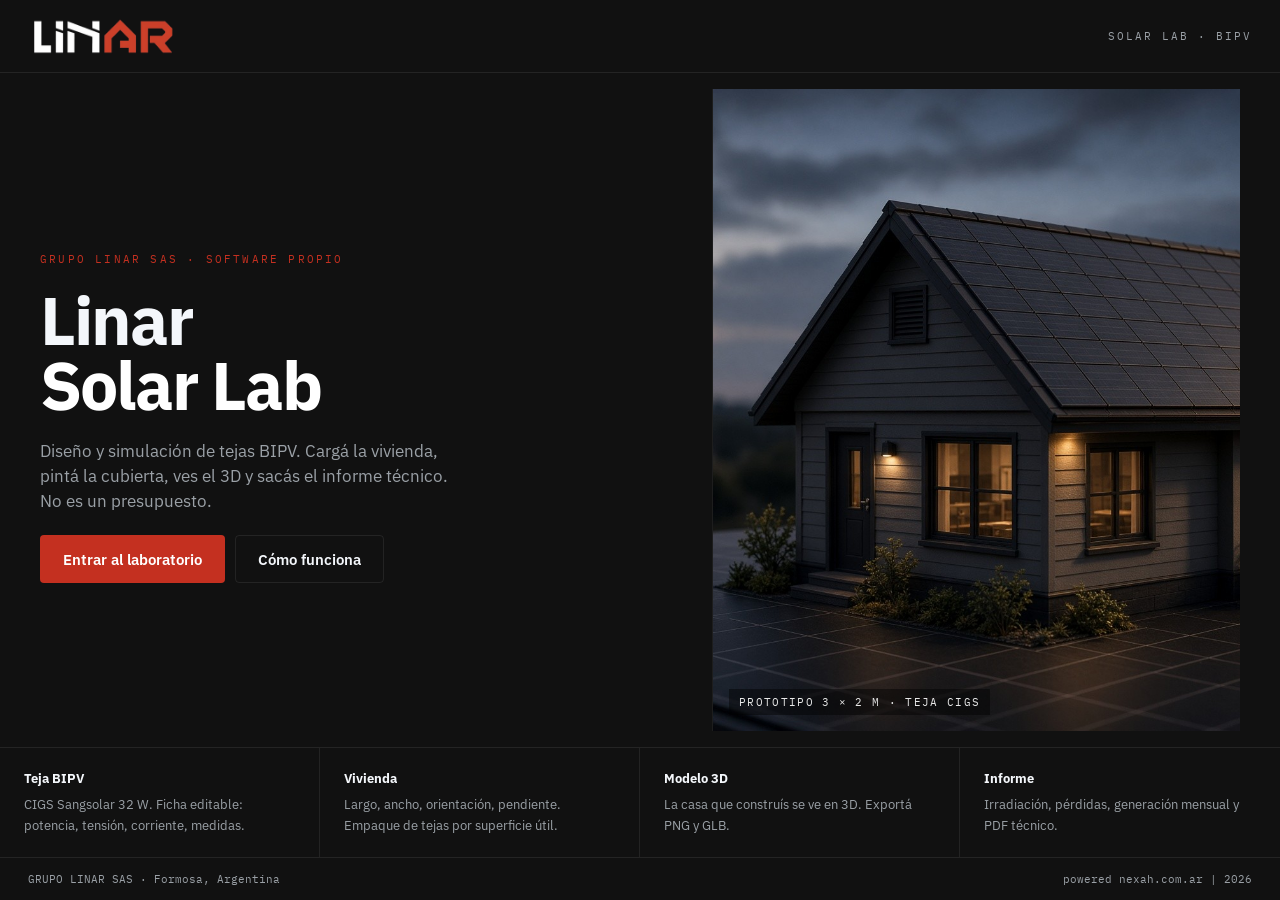
<file: linar/index.html>
<!doctype html>
<html lang="es-AR">
<head>
  <meta charset="utf-8" />
  <meta name="viewport" content="width=device-width, initial-scale=1" />
  <title>Linar Solar Lab · Grupo Linar SAS</title>
  <meta name="description" content="Software propio de diseño y simulación BIPV. Cargá la vivienda, pintá tejas, ves el 3D, sacás el informe técnico. No es un presupuesto." />
  <meta name="theme-color" content="#111111" />
  <link rel="icon" type="image/svg+xml" href="./favicon.svg" />
  <link rel="canonical" href="https://nortegrandeformosa-code.github.io/linar/" />
  <meta property="og:type" content="website" />
  <meta property="og:locale" content="es_AR" />
  <meta property="og:title" content="Linar Solar Lab · Grupo Linar SAS" />
  <meta property="og:description" content="Diseño BIPV: vivienda, teja, 3D e informe técnico." />
  <meta property="og:url" content="https://nortegrandeformosa-code.github.io/linar/" />
  <meta property="og:image" content="https://nortegrandeformosa-code.github.io/linar/og.jpg" />
  <meta property="og:image:width" content="1200" />
  <meta property="og:image:height" content="630" />
  <meta name="twitter:card" content="summary_large_image" />
  <meta name="twitter:title" content="Linar Solar Lab · Grupo Linar SAS" />
  <meta name="twitter:description" content="Diseño BIPV: vivienda, teja, 3D e informe técnico." />
  <meta name="twitter:image" content="https://nortegrandeformosa-code.github.io/linar/og.jpg" />
  <link rel="preconnect" href="https://fonts.googleapis.com" />
  <link rel="preconnect" href="https://fonts.gstatic.com" crossorigin />
  <link href="https://fonts.googleapis.com/css2?family=IBM+Plex+Mono:wght@400;500&family=IBM+Plex+Sans:wght@400;500;600;700&display=swap" rel="stylesheet" />
  <style>
    :root {
      --bg: #111111;
      --rail: #1a1a1a;
      --fg: #f4f7fb;
      --muted: #9aa0a6;
      --red: #c43020;
      --line: rgba(255,255,255,.08);
    }
    * { box-sizing: border-box; }
    html, body { margin: 0; background: var(--bg); color: var(--fg); font-family: "IBM Plex Sans", system-ui, sans-serif; }
    a { color: inherit; }
    .wrap { min-height: 100dvh; display: flex; flex-direction: column; }
    header {
      display: flex; align-items: center; justify-content: space-between;
      padding: 18px 28px; border-bottom: 1px solid var(--line);
    }
    header img { height: 36px; width: auto; }
    .lab {
      font-family: "IBM Plex Mono", ui-monospace, monospace;
      font-size: 11px; letter-spacing: .18em; text-transform: uppercase; color: var(--muted);
    }
    .hero {
      flex: 1; display: grid; grid-template-columns: 1.05fr .95fr; min-height: 0;
    }
    .copy { padding: 56px 40px 40px; display: flex; flex-direction: column; justify-content: center; gap: 22px; max-width: 640px; }
    .kicker { font-family: "IBM Plex Mono", monospace; font-size: 11px; letter-spacing: .2em; text-transform: uppercase; color: var(--red); }
    h1 { margin: 0; font-size: clamp(40px, 6vw, 68px); line-height: .95; letter-spacing: -.03em; font-weight: 700; }
    h1 span { display: block; color: #fff; }
    .lead { margin: 0; font-size: 17px; line-height: 1.45; color: var(--muted); max-width: 42ch; }
    .ctas { display: flex; flex-wrap: wrap; gap: 10px; }
    .btn {
      display: inline-flex; align-items: center; justify-content: center;
      min-height: 48px; padding: 0 22px; border-radius: 4px; font-weight: 600; font-size: 15px;
      text-decoration: none; border: 1px solid transparent;
    }
    .btn-p { background: var(--red); color: #fff; }
    .btn-p:hover { filter: brightness(1.08); }
    .btn-g { border-color: var(--line); color: var(--fg); }
    .btn-g:hover { background: #1c1c1c; }
    .shot {
      position: relative; overflow: hidden; background: #0a0a0a;
      border-left: 1px solid var(--line);
    }
    .shot img { width: 100%; height: 100%; object-fit: cover; display: block; }
    .shot figcaption {
      position: absolute; left: 16px; bottom: 16px;
      font-family: "IBM Plex Mono", monospace; font-size: 11px; letter-spacing: .12em;
      text-transform: uppercase; color: #e8e8e8; background: rgba(0,0,0,.45); padding: 6px 10px;
    }
    .specs {
      display: grid; grid-template-columns: repeat(4, 1fr);
      border-top: 1px solid var(--line);
    }
    .spec { padding: 22px 24px; border-right: 1px solid var(--line); }
    .spec:last-child { border-right: 0; }
    .spec b { display: block; font-size: 13px; margin-bottom: 6px; }
    .spec span { color: var(--muted); font-size: 13px; line-height: 1.4; }
    footer {
      display: flex; justify-content: space-between; gap: 12px; flex-wrap: wrap;
      padding: 14px 28px; border-top: 1px solid var(--line);
      font-family: "IBM Plex Mono", monospace; font-size: 11px; color: var(--muted);
    }
    footer a { color: var(--muted); text-decoration: none; }
    footer a:hover { color: var(--fg); }
    @media (max-width: 900px) {
      .hero { grid-template-columns: 1fr; }
      .copy { padding: 36px 22px 28px; }
      .shot { min-height: 280px; border-left: 0; border-top: 1px solid var(--line); }
      .specs { grid-template-columns: 1fr 1fr; }
      .spec:nth-child(2n) { border-right: 0; }
      .spec { border-bottom: 1px solid var(--line); }
    }
  </style>
</head>
<body>
  <div class="wrap">
    <header>
      <img src="./linar-wordmark.png" alt="Grupo Linar SAS" />
      <div class="lab">Solar Lab · BIPV</div>
    </header>
    <section class="hero">
      <div class="copy">
        <div class="kicker">Grupo Linar SAS · software propio</div>
        <h1>Linar<br><span>Solar Lab</span></h1>
        <p class="lead">Diseño y simulación de tejas BIPV. Cargá la vivienda, pintá la cubierta, ves el 3D y sacás el informe técnico. No es un presupuesto.</p>
        <div class="ctas">
          <a class="btn btn-p" href="./app/">Entrar al laboratorio</a>
          <a class="btn btn-g" href="#specs">Cómo funciona</a>
        </div>
      </div>
      <figure class="shot">
        <img src="./hero.jpg" alt="Prototipo a escala 3 × 2 m con tejas BIPV CIGS" />
        <figcaption>Prototipo 3 × 2 m · teja CIGS</figcaption>
      </figure>
    </section>
    <section class="specs" id="specs">
      <div class="spec"><b>Teja BIPV</b><span>CIGS Sangsolar 32 W. Ficha editable: potencia, tensión, corriente, medidas.</span></div>
      <div class="spec"><b>Vivienda</b><span>Largo, ancho, orientación, pendiente. Empaque de tejas por superficie útil.</span></div>
      <div class="spec"><b>Modelo 3D</b><span>La casa que construís se ve en 3D. Exportá PNG y GLB.</span></div>
      <div class="spec"><b>Informe</b><span>Irradiación, pérdidas, generación mensual y PDF técnico.</span></div>
    </section>
    <footer>
      <span>GRUPO LINAR SAS · Formosa, Argentina</span>
      <a href="https://nexah.com.ar" target="_blank" rel="noopener">powered nexah.com.ar | 2026</a>
    </footer>
  </div>
</body>
</html>
</file>
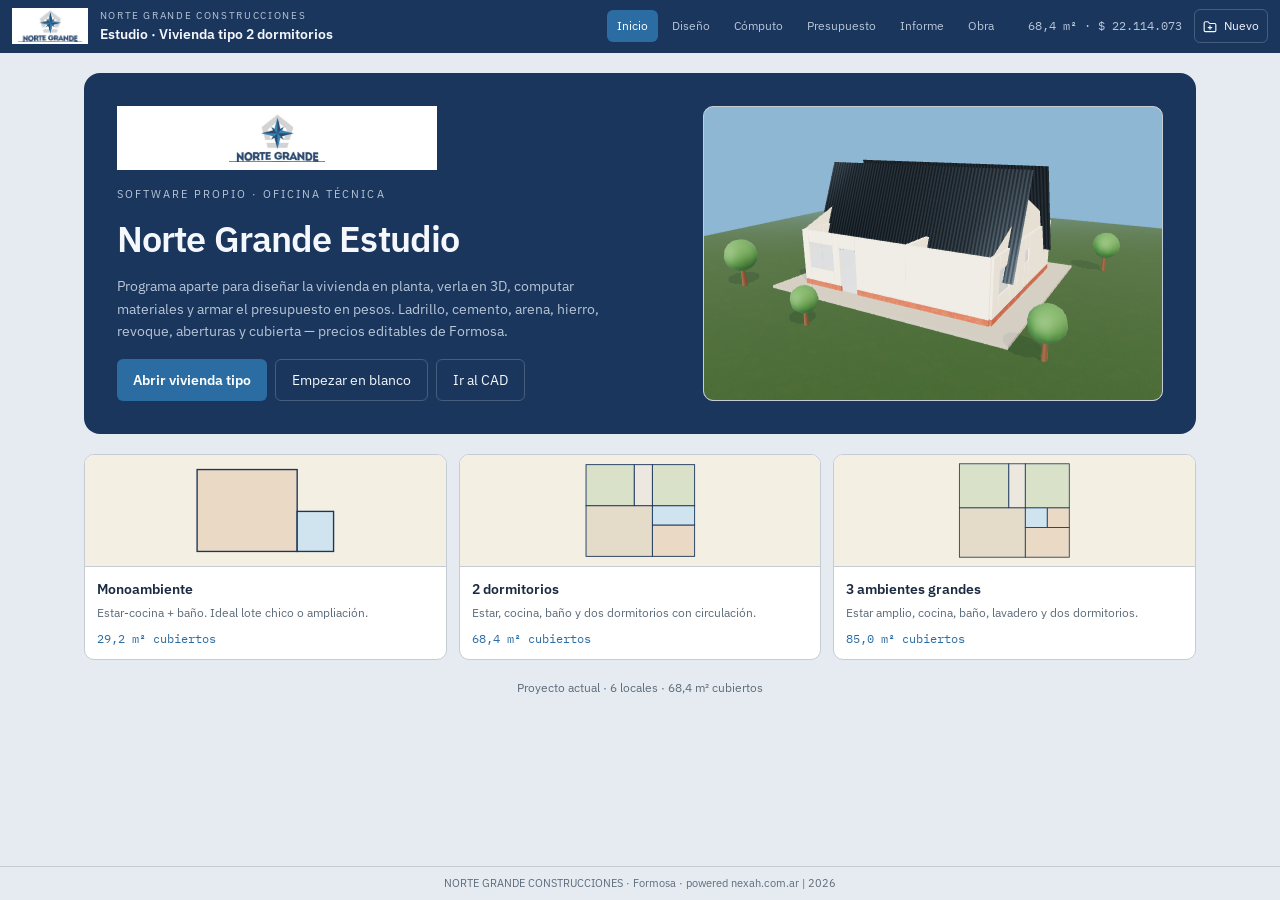
<file: ngc/index.html>
<!doctype html>
<html lang="es-AR">
  <head>
    <meta charset="utf-8" />
    <meta name="viewport" content="width=device-width, initial-scale=1" />
    <meta name="theme-color" content="#1B365D" />
    <title>Norte Grande Estudio</title>
    <link rel="icon" type="image/svg+xml" href="/ngc/favicon.svg" />
    <link rel="preconnect" href="https://fonts.googleapis.com" />
    <link rel="preconnect" href="https://fonts.gstatic.com" crossorigin />
    <link href="https://fonts.googleapis.com/css2?family=IBM+Plex+Mono:wght@500&family=IBM+Plex+Sans:wght@400;500;600;700&display=swap" rel="stylesheet" />
    <script type="module" crossorigin src="/ngc/assets/index-CDLqL99Z.js"></script>
    <link rel="stylesheet" crossorigin href="/ngc/assets/index-Dx1qhRTP.css">
  </head>
  <body>
    <div id="root"></div>
  </body>
</html>
</file>
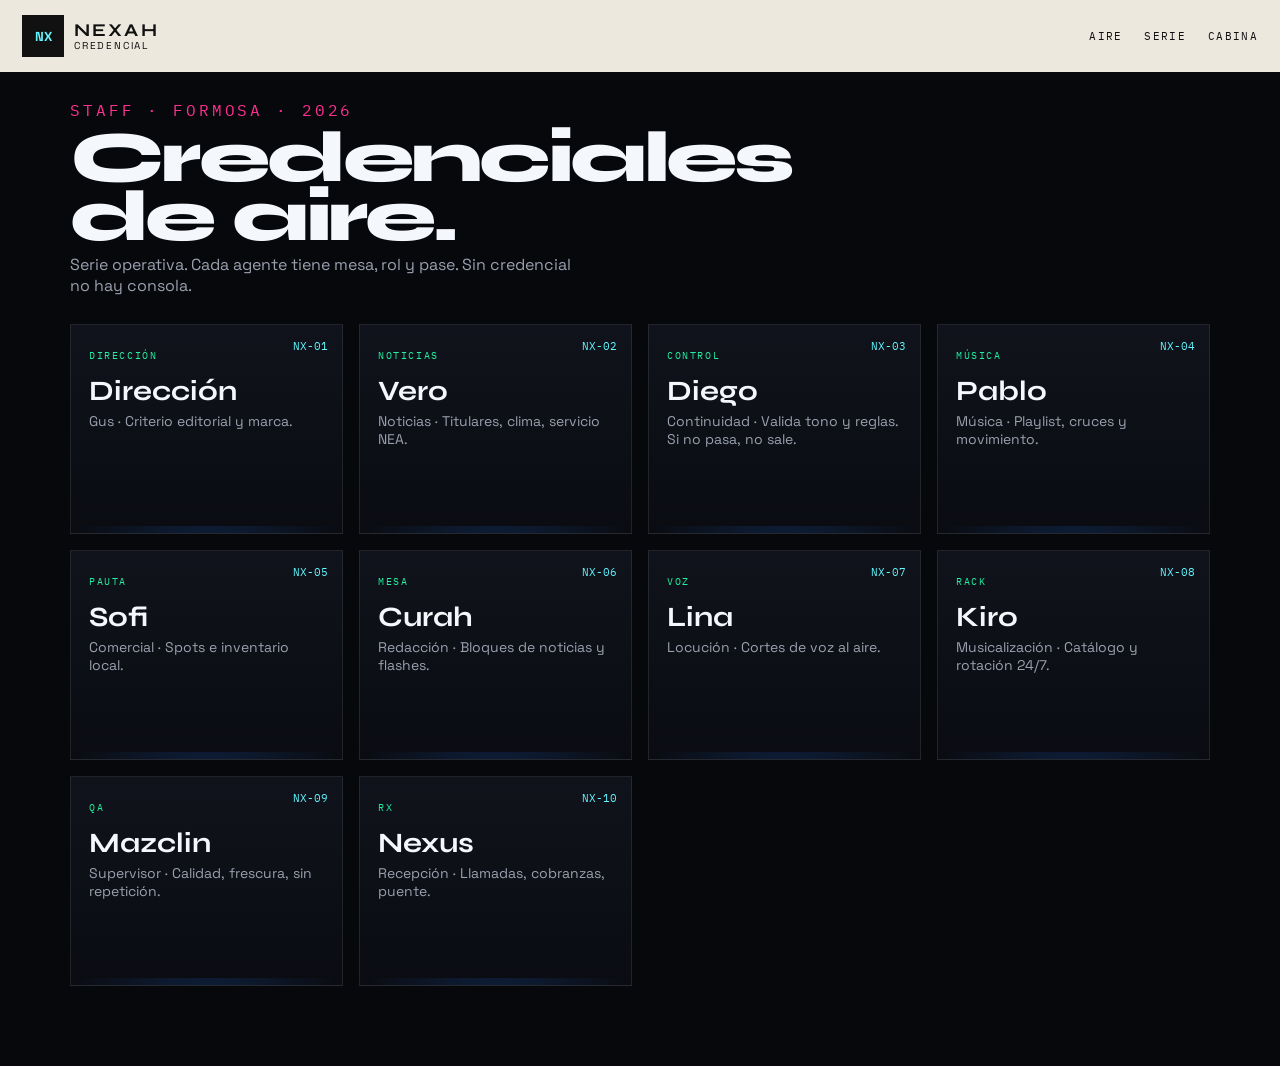
<file: acceso.html>
<!DOCTYPE html>
<html lang="es-AR">
<head>
  <meta charset="utf-8" />
  <meta name="viewport" content="width=device-width, initial-scale=1" />
  <title>NEXAH · Credenciales de aire</title>
  <link rel="preconnect" href="https://fonts.googleapis.com" />
  <link rel="preconnect" href="https://fonts.gstatic.com" crossorigin />
  <link href="https://fonts.googleapis.com/css2?family=Syne:wght@600;800&family=Space+Grotesk:wght@400;600&family=IBM+Plex+Mono:wght@400;500&display=swap" rel="stylesheet" />
  <link rel="stylesheet" href="css/site.css" />
  <style>
    body{background:#07080c;color:#F4F7FB}
    .wrap{max-width:1180px;margin:0 auto;padding:28px 20px 80px}
    .grid{display:grid;grid-template-columns:repeat(auto-fill,minmax(260px,1fr));gap:16px;margin-top:28px}
    .card{border:1px solid #ffffff18;background:linear-gradient(180deg,#10131b,#0a0c12);padding:18px;min-height:210px;position:relative;overflow:hidden}
    .card:before{content:"";position:absolute;inset:auto -20% -40% -20%;height:90px;background:radial-gradient(circle,#1E7CFF33,transparent 70%)}
    .card small{font-family:"IBM Plex Mono",monospace;letter-spacing:.16em;color:#22F0A0;font-size:10px}
    .card h3{font-family:Syne,sans-serif;font-size:28px;margin:10px 0 4px}
    .card p{color:#9aa0ae;margin:0;font-size:14px}
    .id{position:absolute;right:14px;top:14px;font-family:"IBM Plex Mono",monospace;font-size:11px;color:#62f6ff}
  </style>
</head>
<body>
  <header class="top">
    <a class="brand" href="index.html"><span class="nx">NX</span><span><b>NEXAH</b><small>CREDENCIAL</small></span></a>
    <nav class="mono"><a href="index.html">Aire</a><a href="serie.html">Serie</a><a href="cabina.html">Cabina</a></nav>
  </header>
  <div class="wrap">
    <p class="mono" style="letter-spacing:.18em;color:#ff2e91">STAFF · FORMOSA · 2026</p>
    <h1 style="font-family:Syne,sans-serif;font-size:clamp(36px,7vw,72px);margin:8px 0">Credenciales<br>de aire.</h1>
    <p style="max-width:520px;color:#9aa0ae">Serie operativa. Cada agente tiene mesa, rol y pase. Sin credencial no hay consola.</p>
    <div class="grid" id="grid"></div>
  </div>
  <script src="js/data.js"></script>
  <script>
    const box = document.getElementById("grid");
    const list = (window.NEXAH && NEXAH.agents) || [];
    box.innerHTML = list.map((a,i) =>
      '<article class="card"><span class="id">NX-' + String(i+1).padStart(2,"0") + '</span>' +
      '<small>' + a.desk + '</small><h3>' + a.name + '</h3><p>' + a.who + ' · ' + a.job + '</p></article>'
    ).join("");
  </script>
</body>
</html>
</file>
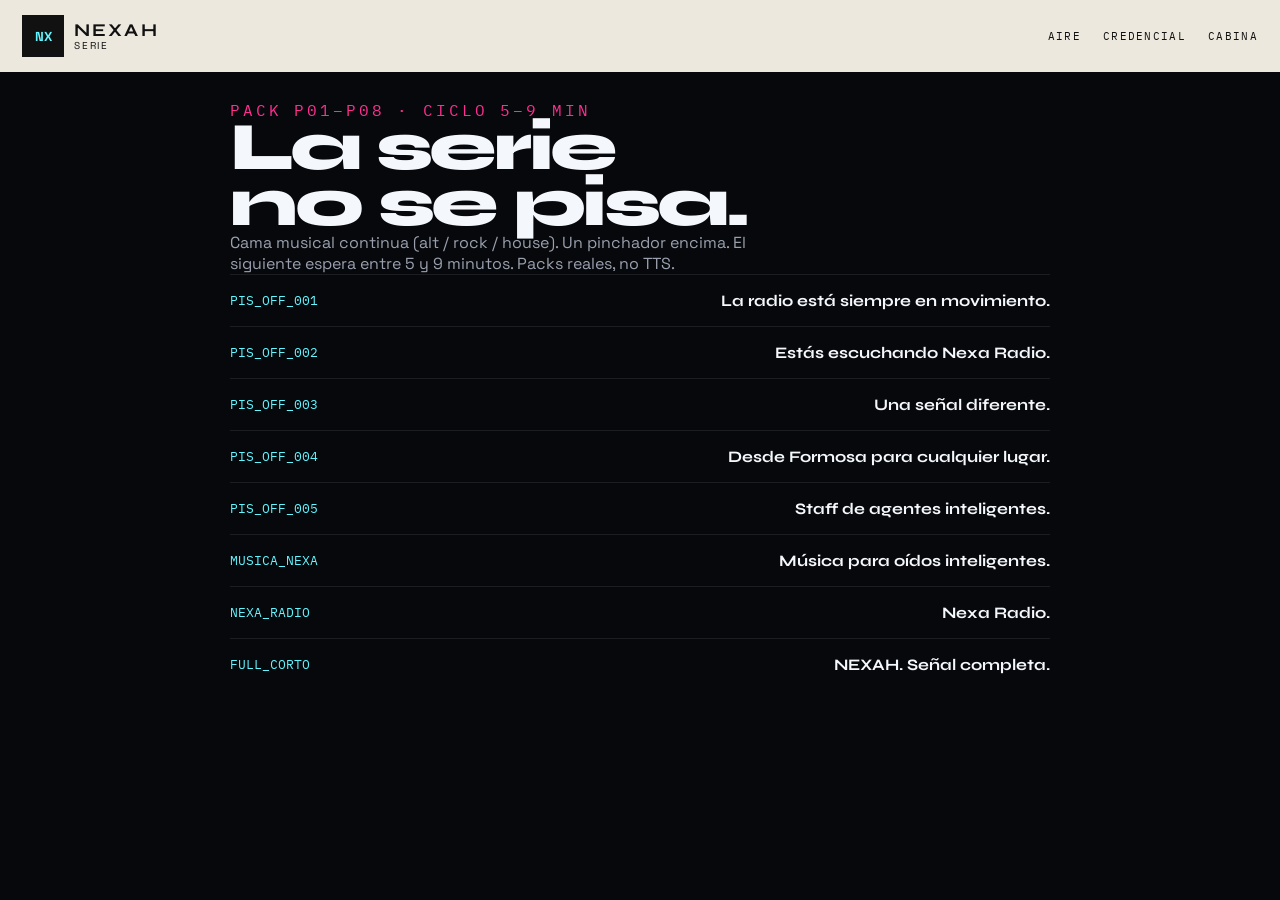
<file: serie.html>
<!DOCTYPE html>
<html lang="es-AR">
<head>
  <meta charset="utf-8" />
  <meta name="viewport" content="width=device-width, initial-scale=1" />
  <title>NEXAH · Serie de pisadores</title>
  <link href="https://fonts.googleapis.com/css2?family=Syne:wght@600;800&family=Space+Grotesk:wght@400;600&family=IBM+Plex+Mono:wght@400;500&display=swap" rel="stylesheet" />
  <link rel="stylesheet" href="css/site.css" />
  <style>
    body{background:#07080c;color:#F4F7FB}
    .wrap{max-width:860px;margin:0 auto;padding:28px 20px 90px}
    .row{border-top:1px solid #ffffff16;padding:16px 0;display:flex;justify-content:space-between;gap:16px}
    .row b{font-family:Syne,sans-serif}
    .row small{font-family:"IBM Plex Mono",monospace;color:#62f6ff}
  </style>
</head>
<body>
  <header class="top">
    <a class="brand" href="index.html"><span class="nx">NX</span><span><b>NEXAH</b><small>SERIE</small></span></a>
    <nav class="mono"><a href="index.html">Aire</a><a href="credencial.html">Credencial</a><a href="cabina.html">Cabina</a></nav>
  </header>
  <div class="wrap">
    <p class="mono" style="letter-spacing:.18em;color:#ff2e91">PACK P01–P08 · CICLO 5–9 MIN</p>
    <h1 style="font-family:Syne,sans-serif;font-size:clamp(36px,7vw,68px)">La serie<br>no se pisa.</h1>
    <p style="color:#9aa0ae;max-width:540px">Cama musical continua (alt / rock / house). Un pinchador encima. El siguiente espera entre 5 y 9 minutos. Packs reales, no TTS.</p>
    <div class="row"><small>PIS_OFF_001</small><b>La radio está siempre en movimiento.</b></div>
    <div class="row"><small>PIS_OFF_002</small><b>Estás escuchando Nexa Radio.</b></div>
    <div class="row"><small>PIS_OFF_003</small><b>Una señal diferente.</b></div>
    <div class="row"><small>PIS_OFF_004</small><b>Desde Formosa para cualquier lugar.</b></div>
    <div class="row"><small>PIS_OFF_005</small><b>Staff de agentes inteligentes.</b></div>
    <div class="row"><small>MUSICA_NEXA</small><b>Música para oídos inteligentes.</b></div>
    <div class="row"><small>NEXA_RADIO</small><b>Nexa Radio.</b></div>
    <div class="row"><small>FULL_CORTO</small><b>NEXAH. Señal completa.</b></div>
  </div>
</body>
</html>
</file>
<file: css/site.css>
:root {
  --ink: #05040a;
  --abyss: #0b0812;
  --panel: #110d1b;
  --cream: #ece8de;
  --neon: #62f6ff;
  --mag: #ff2e91;
  --snow: #f4f1fb;
  --mut: #9a93ab;
  --line: #2a2436;
}
* { box-sizing: border-box; margin: 0; padding: 0; }
html, body {
  background: var(--ink);
  color: var(--snow);
  font-family: "Space Grotesk", system-ui, sans-serif;
}
body { min-height: 100vh; }
a { color: inherit; text-decoration: none; }
button, input { font: inherit; }
img { display: block; max-width: 100%; }
.mono { font-family: "IBM Plex Mono", ui-monospace, monospace; letter-spacing: .08em; text-transform: uppercase; }
.top {
  position: sticky; top: 0; z-index: 40;
  height: 72px; display: flex; align-items: center; gap: 28px;
  padding: 0 22px; background: var(--cream); color: #111;
}
.brand { display: flex; align-items: center; gap: 10px; }
.nx {
  width: 42px; height: 42px; background: #111; color: var(--neon);
  display: grid; place-items: center; font-weight: 800; font-size: 13px;
}
.brand b { display: block; font-family: "Syne", sans-serif; letter-spacing: .12em; font-size: 18px; line-height: 1; }
.brand small { display: block; font-size: 10px; letter-spacing: .18em; }
.top nav { margin-left: auto; display: flex; gap: 22px; font-size: 11px; letter-spacing: .12em; }
.top nav a:hover { color: #000; }
.clockbox { text-align: right; font-size: 13px; }
.clockbox small { display: block; font-size: 9px; letter-spacing: .14em; }
.airframe {
  position: relative;
  display: grid;
  grid-template-rows: 1fr auto;
  min-height: calc(100vh - 148px);
}
.shell {
  display: grid;
  grid-template-columns: 18px 1.15fr .85fr;
  min-height: 0;
  padding-bottom: 12px;
}
.gutter { border-right: 1px solid #ffffff14; }
.hero { padding: 28px 48px 20px; }
.meta-row {
  display: flex; justify-content: space-between;
  color: var(--neon); font-size: 11px; padding-bottom: 10px;
  border-bottom: 1px solid #ffffff22; margin-bottom: 22px;
}
h1 {
  font-family: "Syne", sans-serif;
  font-size: clamp(44px, 6.4vw, 96px);
  line-height: .82; letter-spacing: -.05em; font-weight: 800;
}
h1 .mag { color: var(--mag); }
.lead { max-width: 46ch; color: #cfc8dc; font-size: 17px; line-height: 1.45; margin: 18px 0 22px; }
.listen {
  display: inline-flex; align-items: center; gap: 14px;
  background: var(--neon); color: #111; border: 0; cursor: pointer;
  padding: 0 22px 0 0; font-weight: 700; letter-spacing: .08em;
}
.listen i {
  width: 54px; height: 54px; background: #111; color: var(--neon);
  display: grid; place-items: center; font-size: 18px;
}
.note { margin-top: 12px; color: var(--mut); font-size: 13px; }
.cyan {
  background: var(--neon); color: #111; padding: 18px 18px 16px; margin: 14px 14px 14px 0;
  display: flex; flex-direction: column; min-height: 0;
}
.cyan-top { display: flex; justify-content: space-between; font-size: 11px; letter-spacing: .1em; }
.cyan hr { border: 0; border-top: 1px solid #111; margin: 12px 0 16px; }
.screen {
  background: #0b0812; color: var(--snow); min-height: 168px;
  display: flex; flex-direction: column; justify-content: flex-end;
  padding: 16px; position: relative; overflow: hidden;
}
.screen img { position: absolute; inset: 0; width: 100%; height: 100%; object-fit: cover; opacity: .7; }
.pill { position: relative; z-index: 1; display: inline-block; background: var(--mag); color: #fff; font-size: 10px; padding: 4px 8px; }
.screen p { position: relative; z-index: 1; margin-top: 12px; font-size: 12px; }
.cyan h2 {
  font-family: "Syne", sans-serif; font-size: clamp(32px, 4.4vw, 56px);
  line-height: .86; letter-spacing: -.04em; margin-top: auto;
}
.cyan .sub { font-size: 11px; letter-spacing: .14em; margin: 8px 0 0; }
.adrail {
  position: sticky;
  bottom: 76px;
  z-index: 45;
  display: grid;
  grid-template-columns: repeat(4, minmax(0, 1fr));
  height: 112px;
  border-top: 1px solid #62f6ff88;
  border-bottom: 1px solid #62f6ff33;
  background: #f4f1fb;
  box-shadow: 0 -16px 40px #0006;
}
.adslot {
  display: grid;
  grid-template-rows: 1fr auto;
  align-items: center;
  justify-items: center;
  gap: 6px;
  padding: 10px 18px 8px;
  border-right: 1px solid #62f6ff28;
  position: relative;
  overflow: hidden;
  transition: background .25s ease, transform .25s ease;
}
.adslot:last-child { border-right: 0; }
.adslot:hover { transform: translateY(-2px); }
.adslot:after {
  content: "";
  position: absolute; inset: 0;
  background: linear-gradient(110deg, transparent 20%, #ffffff22 48%, transparent 70%);
  transform: translateX(-140%);
  pointer-events: none;
}
.adslot:hover:after { animation: sheen .9s ease; }
@keyframes sheen { to { transform: translateX(140%); } }
.adslot img { height: 58px; width: auto; max-width: 94%; object-fit: contain; }
.adslot small { color: #9a93ab; font-size: 9px; letter-spacing: .16em; }
.adslot.plate { background: #fff; }
.adrail .adslot { background: #fff; }
.adrail .adslot small { color: #333; }
.adslot.plate small { color: #003a70; }
.adslot.ngc { background: #fff; }
.adslot.ngc img { height: 58px; max-width: 96%; }
.adslot.ngc small { color: #E65C00; }
.adslot.nx { background: #07080c; }
.adslot.nx img { height: 46px; }
.sec { padding: 56px 48px; border-top: 1px solid #ffffff14; }
.k { color: var(--neon); font-size: 11px; margin-bottom: 12px; }
.sec h3 { font-family: "Syne", sans-serif; font-size: clamp(28px, 4vw, 52px); line-height: .92; letter-spacing: -.04em; max-width: 16ch; }
.sec h3 em { color: var(--mag); font-style: normal; }
.cols { display: grid; grid-template-columns: repeat(3, 1fr); gap: 24px; margin-top: 28px; }
.cols article { border-top: 1px solid #ffffff22; padding-top: 14px; }
.cols small { color: var(--neon); }
.cols p { color: var(--mut); margin-top: 8px; line-height: 1.4; }
.dock {
  position: sticky; bottom: 0; z-index: 50;
  height: 76px; display: grid; grid-template-columns: auto 1fr auto auto auto;
  align-items: center; gap: 16px; padding: 0 18px;
  background: #07060cdb; border-top: 1px solid #ffffff1a; backdrop-filter: blur(12px);
}
.dplay {
  width: 46px; height: 46px; border: 0; background: var(--neon); color: #111; cursor: pointer; font-size: 16px;
}
.dock strong { display: block; font-size: 13px; }
.dock em { color: var(--mut); font-style: normal; font-size: 11px; }
#vu { width: 280px; height: 26px; }
.vol { width: 90px; accent-color: var(--mag); }
#dropLine { color: var(--neon); font-size: 11px; }
.layers { display: flex; gap: 8px; font-size: 10px; }
.layers i { font-style: normal; opacity: .45; }
@media (max-width: 720px) {
  .shell { grid-template-columns: 1fr; padding-bottom: 0; }
  .gutter { display: none; }
  .hero, .sec { padding: 28px 18px; }
  .cyan { margin: 0 0 12px; }
  .top nav { display: none; }
  h1 { font-size: 58px; }
  #vu { width: 90px; }
  .adrail { position: sticky; bottom: 76px; height: auto; grid-template-columns: 1fr 1fr; }
  .adslot { min-height: 88px; border-bottom: 1px solid #62f6ff33; }
  .airframe { min-height: auto; }
}
.livebed { position: fixed; inset: 0; z-index: 0; overflow: hidden; pointer-events: none; }
.livebed video {
  width: 100%; height: 100%; object-fit: cover;
  object-position: 28% 40%;
  filter: saturate(.7) contrast(1.12) brightness(.62);
  transform: scale(1.08);
}
.livewash {
  position: absolute; inset: 0;
  background:
    linear-gradient(90deg, #05040ae8 0%, #05040ab8 22%, #05040a55 48%, #05040a99 100%),
    linear-gradient(180deg, #05040acc 0%, #05040a33 30%, #05040ad0 100%);
}
.livegrid {
  position: absolute; inset: 0;
  background-image:
    linear-gradient(rgba(98,246,255,.07) 1px, transparent 1px),
    linear-gradient(90deg, rgba(98,246,255,.045) 1px, transparent 1px);
  background-size: 56px 56px;
  mix-blend-mode: screen;
  opacity: .28;
}
.livelines {
  position: absolute; inset: 0;
  background: repeating-linear-gradient(
    to bottom,
    rgba(5,4,10,0) 0 2px,
    rgba(5,4,10,.28) 3px 4px
  );
  opacity: .55;
  mix-blend-mode: multiply;
  pointer-events: none;
}
.top, .airframe, .sec, .dock { position: relative; z-index: 2; }
.shell { background: transparent; }
.hero h1 { text-shadow: 0 10px 40px #000c, 0 0 24px #05040a; }
.lead { color: #e8e2f4; }
.airframe:after {
  content: "";
  pointer-events: none;
  position: absolute; inset: 0;
  background: radial-gradient(120% 80% at 30% 20%, transparent 40%, #05040a66 100%);
}
.layers i.on { opacity: 1; color: #62f6ff; text-shadow: 0 0 12px #62f6ff; }
body.layer-voz .livelines { opacity: .75; }
body.on-drop .adrail { border-top-color: #ff2e91aa; box-shadow: 0 -18px 40px #ff2e9122; }
</file>
<file: ngc/assets/index-Dx1qhRTP.css>
/*! tailwindcss v4.3.3 | MIT License | https://tailwindcss.com */
@layer properties{@supports (((-webkit-hyphens:none)) and (not (margin-trim:inline))) or ((-moz-orient:inline) and (not (color:rgb(from red r g b)))){*,:before,:after,::backdrop{--tw-border-style:solid;--tw-leading:initial;--tw-font-weight:initial;--tw-tracking:initial}}}@layer theme{:root,:host{--font-sans:"IBM Plex Sans", ui-sans-serif, system-ui, sans-serif;--font-mono:"IBM Plex Mono", ui-monospace, monospace;--spacing:.25rem;--container-xs:20rem;--container-lg:32rem;--container-2xl:42rem;--container-6xl:72rem;--text-xs:.75rem;--text-xs--line-height:calc(1 / .75);--text-sm:.875rem;--text-sm--line-height:calc(1.25 / .875);--text-lg:1.125rem;--text-lg--line-height:calc(1.75 / 1.125);--text-xl:1.25rem;--text-xl--line-height:calc(1.75 / 1.25);--text-3xl:1.875rem;--text-3xl--line-height:calc(2.25 / 1.875);--text-4xl:2.25rem;--text-4xl--line-height:calc(2.5 / 2.25);--font-weight-medium:500;--font-weight-semibold:600;--tracking-tight:-.025em;--tracking-wide:.025em;--leading-relaxed:1.625;--radius-sm:6px;--radius-md:10px;--radius-lg:16px;--default-font-family:var(--font-sans);--default-mono-font-family:var(--font-mono);--color-bg:#e6ebf1;--color-header:#1b365d;--color-header-fg:#f4f7fb;--color-header-muted:#b7c6d8;--color-surface:#fff;--color-surface-2:#f3f6f9;--color-fg:#1a2a40;--color-muted:#5c6b7a;--color-border:#c5ccd4;--color-primary:#2b6ca3;--color-primary-fg:#fff;--color-paper:#f4efe3;--color-plan-grid:#d4cdb8;--color-plan-grid-major:#c4bba4;--color-plan-wall:#1b365d;--color-plan-fill:#1b365d14;--color-plan-select:#2b6ca3;--color-plan-select-fill:#2b6ca333;--color-fill-bath:#cfe4ee;--color-fill-kitchen:#ead9c4;--color-fill-bed:#d9e2c8;--color-fill-living:#e4dcc8;--color-fill-hall:#ece8df;--color-opening-door:#9a5b12;--color-opening-window:#2b6ca3;--color-sky:#cfdcea;--color-danger:#9b2c2c}}@layer base{*,:after,:before,::backdrop{box-sizing:border-box;border:0 solid;margin:0;padding:0}::file-selector-button{box-sizing:border-box;border:0 solid;margin:0;padding:0}html,:host{-webkit-text-size-adjust:100%;tab-size:4;line-height:1.5;font-family:var(--default-font-family,-apple-system, BlinkMacSystemFont, "Segoe UI", Roboto, "Helvetica Neue", "Noto Sans", Arial, sans-serif, "Apple Color Emoji", "Segoe UI Emoji", "Segoe UI Symbol", "Noto Color Emoji");font-feature-settings:var(--default-font-feature-settings,normal);font-variation-settings:var(--default-font-variation-settings,normal);-webkit-tap-highlight-color:transparent}hr{height:0;color:inherit;border-top-width:1px}abbr:where([title]){-webkit-text-decoration:underline dotted;text-decoration:underline dotted}h1,h2,h3,h4,h5,h6{font-size:inherit;font-weight:inherit}a{color:inherit;-webkit-text-decoration:inherit;-webkit-text-decoration:inherit;-webkit-text-decoration:inherit;-webkit-text-decoration:inherit;text-decoration:inherit}b,strong{font-weight:bolder}code,kbd,samp,pre{font-family:var(--default-mono-font-family,ui-monospace, SFMono-Regular, Menlo, Monaco, Consolas, "Liberation Mono", "Courier New", monospace);font-feature-settings:var(--default-mono-font-feature-settings,normal);font-variation-settings:var(--default-mono-font-variation-settings,normal);font-size:1em}small{font-size:80%}sub,sup{vertical-align:baseline;font-size:75%;line-height:0;position:relative}sub{bottom:-.25em}sup{top:-.5em}table{text-indent:0;border-color:inherit;border-collapse:collapse}:-moz-focusring:where(:not(iframe)){outline:auto}progress{vertical-align:baseline}summary{display:list-item}ol,ul,menu{list-style:none}img,svg,video,canvas,audio,iframe,embed,object{vertical-align:middle;display:block}img,video{max-width:100%;height:auto}button,input,select,optgroup,textarea{font:inherit;font-feature-settings:inherit;font-variation-settings:inherit;letter-spacing:inherit;color:inherit;opacity:1;background-color:#0000;border-radius:0}::file-selector-button{font:inherit;font-feature-settings:inherit;font-variation-settings:inherit;letter-spacing:inherit;color:inherit;opacity:1;background-color:#0000;border-radius:0}:where(select:is([multiple],[size])) optgroup{font-weight:bolder}:where(select:is([multiple],[size])) optgroup option{padding-inline-start:20px}::file-selector-button{margin-inline-end:4px}::placeholder{opacity:1}@supports (not ((-webkit-appearance:-apple-pay-button))) or (contain-intrinsic-size:1px){::placeholder{color:currentColor}@supports (color:color-mix(in lab, red, red)){::placeholder{color:color-mix(in oklab, currentcolor 50%, transparent)}}}textarea{resize:vertical}::-webkit-search-decoration{-webkit-appearance:none}::-webkit-date-and-time-value{min-height:1lh;text-align:inherit}::-webkit-datetime-edit{display:inline-flex}::-webkit-datetime-edit-fields-wrapper{padding:0}::-webkit-datetime-edit{padding-block:0}::-webkit-datetime-edit-year-field{padding-block:0}::-webkit-datetime-edit-month-field{padding-block:0}::-webkit-datetime-edit-day-field{padding-block:0}::-webkit-datetime-edit-hour-field{padding-block:0}::-webkit-datetime-edit-minute-field{padding-block:0}::-webkit-datetime-edit-second-field{padding-block:0}::-webkit-datetime-edit-millisecond-field{padding-block:0}::-webkit-datetime-edit-meridiem-field{padding-block:0}::-webkit-calendar-picker-indicator{line-height:1}:-moz-ui-invalid{box-shadow:none}button,input:where([type=button],[type=reset],[type=submit]){appearance:button}::file-selector-button{appearance:button}::-webkit-inner-spin-button{height:auto}::-webkit-outer-spin-button{height:auto}[hidden]:where(:not([hidden=until-found])){display:none!important}button:not(:disabled),[role=button]:not(:disabled){cursor:pointer}input,select,textarea{background:var(--color-surface);color:var(--color-fg)}}@layer components;@layer utilities{.relative{position:relative}.sticky{position:sticky}.top-0{top:0}.z-40{z-index:40}.mx-auto{margin-inline:auto}.mt-1{margin-top:var(--spacing)}.mt-2{margin-top:calc(var(--spacing) * 2)}.mt-4{margin-top:calc(var(--spacing) * 4)}.mt-6{margin-top:calc(var(--spacing) * 6)}.mr-1{margin-right:var(--spacing)}.mb-2{margin-bottom:calc(var(--spacing) * 2)}.mb-3{margin-bottom:calc(var(--spacing) * 3)}.mb-4{margin-bottom:calc(var(--spacing) * 4)}.mb-6{margin-bottom:calc(var(--spacing) * 6)}.ml-2{margin-left:calc(var(--spacing) * 2)}.ml-auto{margin-left:auto}.flex{display:flex}.grid{display:grid}.hidden{display:none}.inline{display:inline}.size-3\.5{width:calc(var(--spacing) * 3.5);height:calc(var(--spacing) * 3.5)}.size-4{width:calc(var(--spacing) * 4);height:calc(var(--spacing) * 4)}.h-9{height:calc(var(--spacing) * 9)}.h-12{height:calc(var(--spacing) * 12)}.h-16{height:calc(var(--spacing) * 16)}.h-28{height:calc(var(--spacing) * 28)}.h-full{height:100%}.min-h-60{min-height:calc(var(--spacing) * 60)}.min-h-72{min-height:calc(var(--spacing) * 72)}.min-h-80{min-height:calc(var(--spacing) * 80)}.min-h-dvh{min-height:100dvh}.w-16{width:calc(var(--spacing) * 16)}.w-28{width:calc(var(--spacing) * 28)}.w-auto{width:auto}.w-full{width:100%}.max-w-2xl{max-width:var(--container-2xl)}.max-w-6xl{max-width:var(--container-6xl)}.max-w-lg{max-width:var(--container-lg)}.max-w-xs{max-width:var(--container-xs)}.min-w-0{min-width:0}.flex-1{flex:1}.shrink-0{flex-shrink:0}.touch-none{touch-action:none}.resize{resize:both}.flex-col{flex-direction:column}.flex-wrap{flex-wrap:wrap}.items-center{align-items:center}.items-end{align-items:flex-end}.items-start{align-items:flex-start}.justify-between{justify-content:space-between}.justify-center{justify-content:center}.justify-end{justify-content:flex-end}.gap-1{gap:var(--spacing)}.gap-2{gap:calc(var(--spacing) * 2)}.gap-3{gap:calc(var(--spacing) * 3)}.gap-4{gap:calc(var(--spacing) * 4)}.gap-5{gap:calc(var(--spacing) * 5)}.gap-6{gap:calc(var(--spacing) * 6)}.truncate{text-overflow:ellipsis;white-space:nowrap;overflow:hidden}.overflow-hidden{overflow:hidden}.overflow-x-auto{overflow-x:auto}.rounded-lg{border-radius:var(--radius-lg)}.rounded-md{border-radius:var(--radius-md)}.rounded-sm{border-radius:var(--radius-sm)}.border{border-style:var(--tw-border-style);border-width:1px}.border-t{border-top-style:var(--tw-border-style);border-top-width:1px}.border-t-2{border-top-style:var(--tw-border-style);border-top-width:2px}.border-b{border-bottom-style:var(--tw-border-style);border-bottom-width:1px}.border-border{border-color:var(--color-border)}.border-header{border-color:var(--color-header)}.border-header-fg\/20{border-color:#f4f7fb33}@supports (color:color-mix(in lab, red, red)){.border-header-fg\/20{border-color:color-mix(in oklab, var(--color-header-fg) 20%, transparent)}}.border-header\/20{border-color:#1b365d33}@supports (color:color-mix(in lab, red, red)){.border-header\/20{border-color:color-mix(in oklab, var(--color-header) 20%, transparent)}}.border-header\/30{border-color:#1b365d4d}@supports (color:color-mix(in lab, red, red)){.border-header\/30{border-color:color-mix(in oklab, var(--color-header) 30%, transparent)}}.bg-bg{background-color:var(--color-bg)}.bg-header{background-color:var(--color-header)}.bg-paper{background-color:var(--color-paper)}.bg-primary{background-color:var(--color-primary)}.bg-sky{background-color:var(--color-sky)}.bg-surface{background-color:var(--color-surface)}.bg-surface-2{background-color:var(--color-surface-2)}.object-contain{object-fit:contain}.p-2{padding:calc(var(--spacing) * 2)}.p-3{padding:calc(var(--spacing) * 3)}.p-4{padding:calc(var(--spacing) * 4)}.p-6{padding:calc(var(--spacing) * 6)}.px-1\.5{padding-inline:calc(var(--spacing) * 1.5)}.px-2{padding-inline:calc(var(--spacing) * 2)}.px-2\.5{padding-inline:calc(var(--spacing) * 2.5)}.px-3{padding-inline:calc(var(--spacing) * 3)}.px-4{padding-inline:calc(var(--spacing) * 4)}.py-0\.5{padding-block:calc(var(--spacing) * .5)}.py-1{padding-block:var(--spacing)}.py-1\.5{padding-block:calc(var(--spacing) * 1.5)}.py-2{padding-block:calc(var(--spacing) * 2)}.py-2\.5{padding-block:calc(var(--spacing) * 2.5)}.py-3{padding-block:calc(var(--spacing) * 3)}.text-center{text-align:center}.text-left{text-align:left}.text-right{text-align:right}.font-mono{font-family:var(--font-mono)}.text-3xl{font-size:var(--text-3xl);line-height:var(--tw-leading,var(--text-3xl--line-height))}.text-lg{font-size:var(--text-lg);line-height:var(--tw-leading,var(--text-lg--line-height))}.text-sm{font-size:var(--text-sm);line-height:var(--tw-leading,var(--text-sm--line-height))}.text-xl{font-size:var(--text-xl);line-height:var(--tw-leading,var(--text-xl--line-height))}.text-xs{font-size:var(--text-xs);line-height:var(--tw-leading,var(--text-xs--line-height))}.text-\[0\.7rem\]{font-size:.7rem}.text-\[0\.65rem\]{font-size:.65rem}.leading-relaxed{--tw-leading:var(--leading-relaxed);line-height:var(--leading-relaxed)}.font-medium{--tw-font-weight:var(--font-weight-medium);font-weight:var(--font-weight-medium)}.font-semibold{--tw-font-weight:var(--font-weight-semibold);font-weight:var(--font-weight-semibold)}.tracking-\[0\.16em\]{--tw-tracking:.16em;letter-spacing:.16em}.tracking-\[0\.18em\]{--tw-tracking:.18em;letter-spacing:.18em}.tracking-tight{--tw-tracking:var(--tracking-tight);letter-spacing:var(--tracking-tight)}.tracking-wide{--tw-tracking:var(--tracking-wide);letter-spacing:var(--tracking-wide)}.text-danger{color:var(--color-danger)}.text-fg{color:var(--color-fg)}.text-header-fg{color:var(--color-header-fg)}.text-header-muted{color:var(--color-header-muted)}.text-muted{color:var(--color-muted)}.text-primary{color:var(--color-primary)}.text-primary-fg{color:var(--color-primary-fg)}.uppercase{text-transform:uppercase}@media (hover:hover){.hover\:border-primary:hover{border-color:var(--color-primary)}.hover\:bg-header-fg\/10:hover{background-color:#f4f7fb1a}@supports (color:color-mix(in lab, red, red)){.hover\:bg-header-fg\/10:hover{background-color:color-mix(in oklab, var(--color-header-fg) 10%, transparent)}}.hover\:text-header-fg:hover{color:var(--color-header-fg)}.hover\:text-primary:hover{color:var(--color-primary)}}@media (width>=40rem){.sm\:col-span-2{grid-column:span 2/span 2}.sm\:col-span-5{grid-column:span 5/span 5}.sm\:col-span-6{grid-column:span 6/span 6}.sm\:block{display:block}.sm\:grid-cols-2{grid-template-columns:repeat(2,minmax(0,1fr))}.sm\:grid-cols-3{grid-template-columns:repeat(3,minmax(0,1fr))}.sm\:grid-cols-4{grid-template-columns:repeat(4,minmax(0,1fr))}.sm\:grid-cols-5{grid-template-columns:repeat(5,minmax(0,1fr))}.sm\:grid-cols-6{grid-template-columns:repeat(6,minmax(0,1fr))}.sm\:p-5{padding:calc(var(--spacing) * 5)}}@media (width>=48rem){.md\:grid-cols-\[1\.1fr_\.9fr\]{grid-template-columns:1.1fr .9fr}.md\:p-8{padding:calc(var(--spacing) * 8)}.md\:text-4xl{font-size:var(--text-4xl);line-height:var(--tw-leading,var(--text-4xl--line-height))}}@media (width>=64rem){.lg\:ml-3{margin-left:calc(var(--spacing) * 3)}.lg\:flex{display:flex}.lg\:hidden{display:none}.lg\:grid-cols-2{grid-template-columns:repeat(2,minmax(0,1fr))}}@media print{.print\:grid-cols-2{grid-template-columns:repeat(2,minmax(0,1fr))}.print\:border-0{border-style:var(--tw-border-style);border-width:0}}}html,body,#root{background:var(--color-bg);min-height:100%;color:var(--color-fg);font-family:var(--font-sans);margin:0}@media (prefers-reduced-motion:reduce){*,:before,:after{transition-duration:.01ms!important;animation-duration:.01ms!important}}@media print{.no-print{display:none!important}body{background:#fff}}@property --tw-border-style{syntax:"*";inherits:false;initial-value:solid}@property --tw-leading{syntax:"*";inherits:false}@property --tw-font-weight{syntax:"*";inherits:false}@property --tw-tracking{syntax:"*";inherits:false}
</file>
